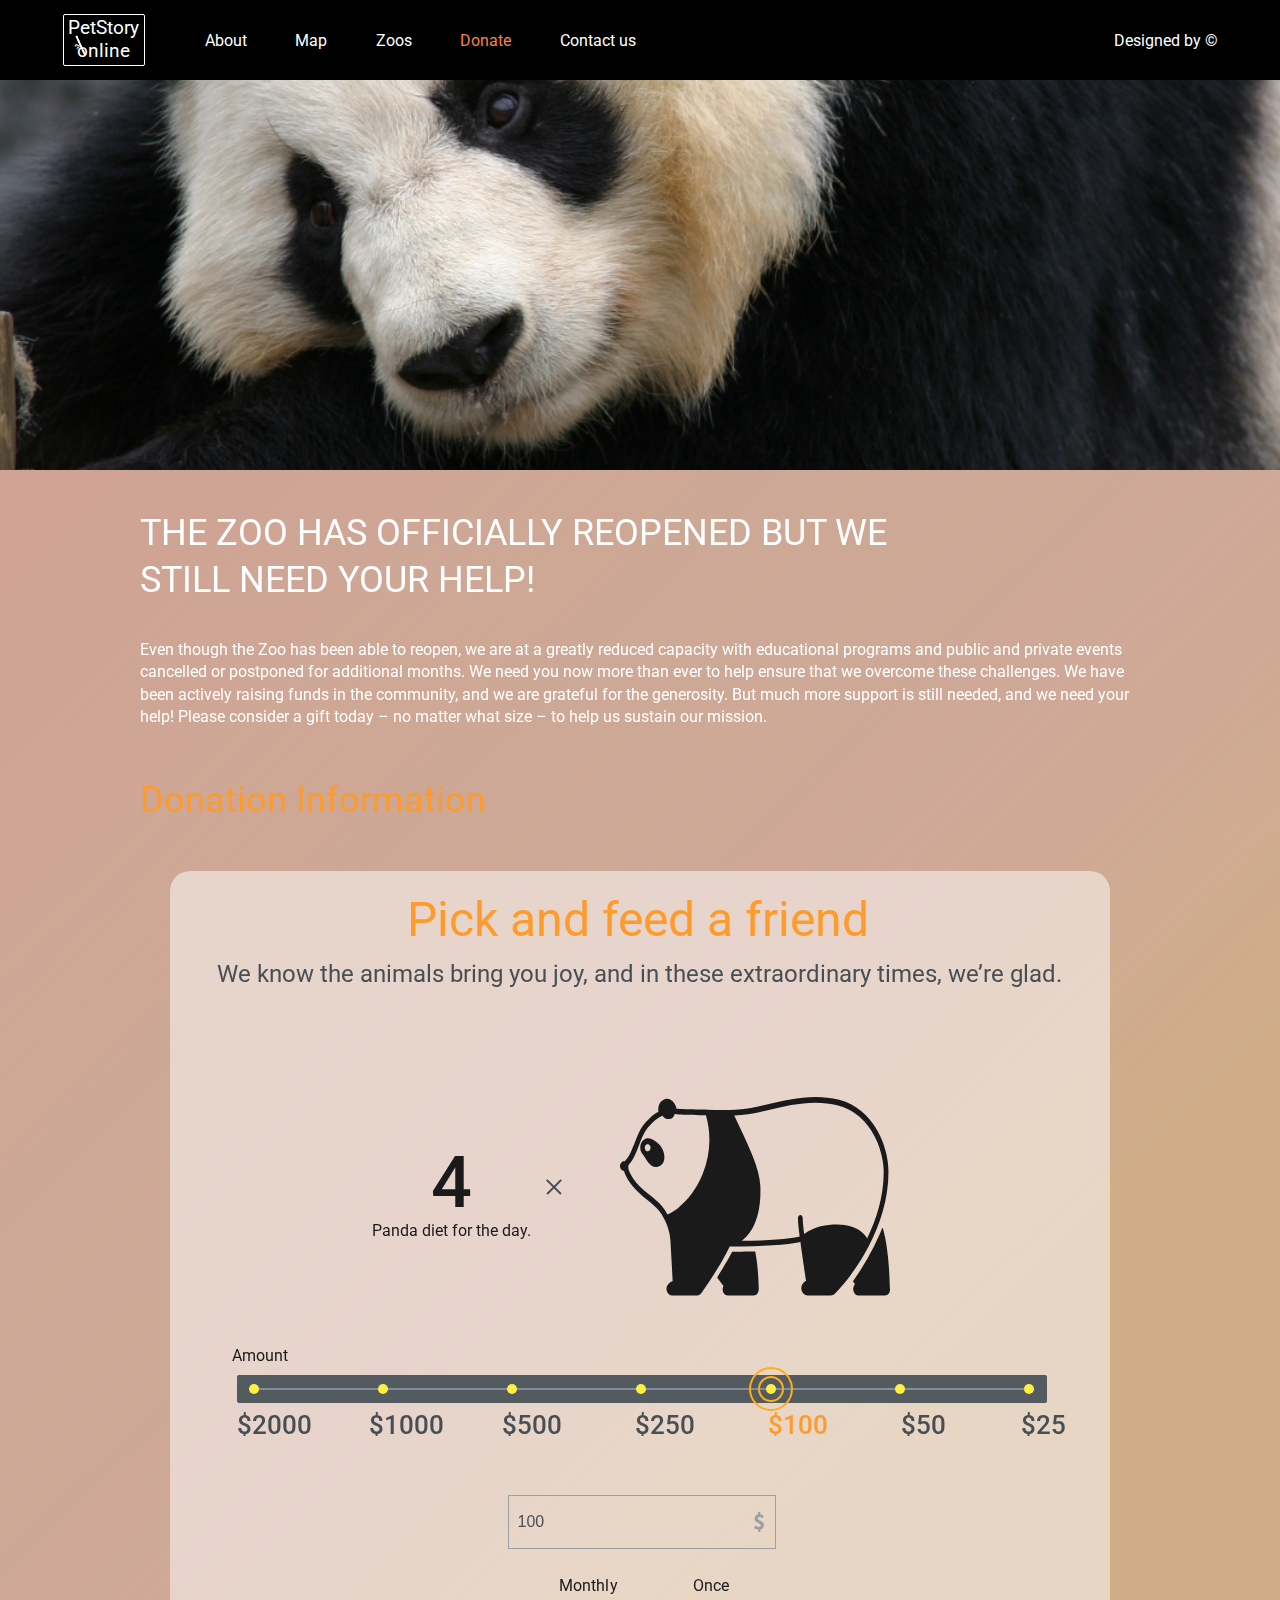
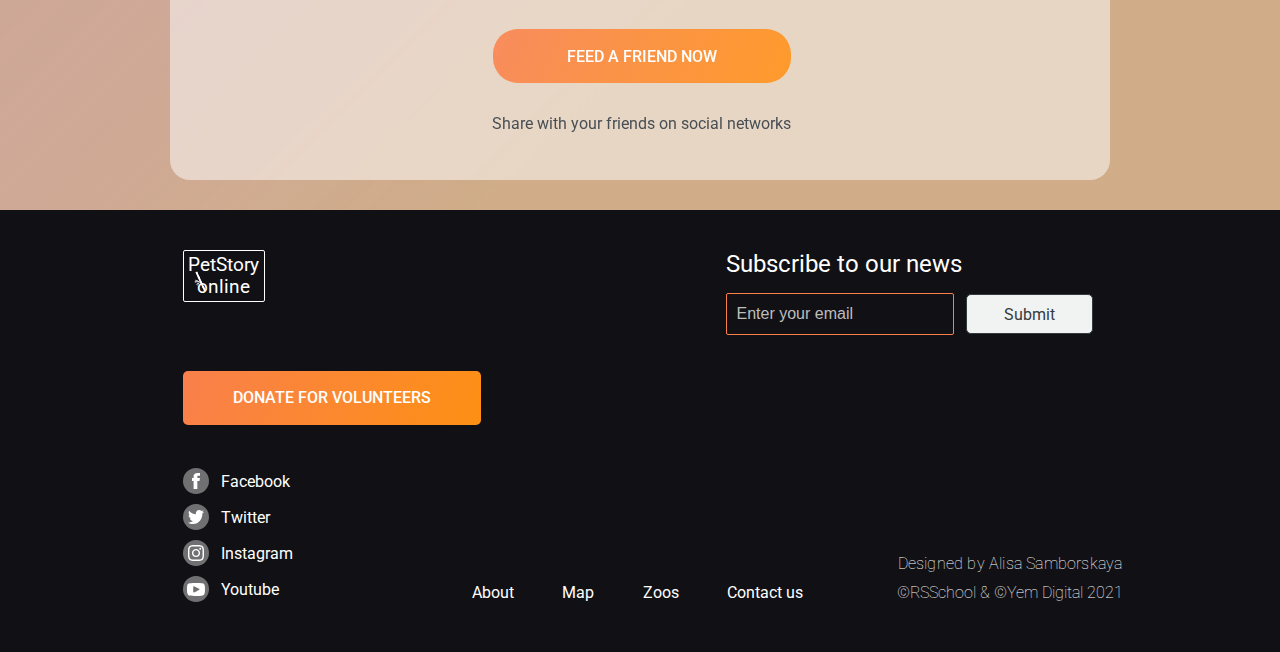
<file: pages/donate/index.html>
<!DOCTYPE html>
<html lang="en">
<head>
    <meta charset="UTF-8">
    <meta http-equiv="X-UA-Compatible" content="IE=edge">
    <meta name="viewport" content="width=device-width, initial-scale=1.0">
    <link href="https://fonts.googleapis.com/css2?family=Roboto:wght@400;700&display=swap" rel="stylesheet">
    
    <link href="https://fonts.googleapis.com/css2?family=Roboto:wght@100;500&display=swap" rel="stylesheet">  
    <link rel="stylesheet" href="./../common/common.css">
    <link rel="stylesheet" href="./../main/style.css">
    <link rel="stylesheet" href="style.css">
    <title>Donate</title>
</head>
<body>
    <div class="backgr"></div>
    <div class="container">
        <section id="start-screen-section-donate" class="donate">
            <div class="section-container start-screen">
                <header>
                    <div class="header-block">
                        <div class="header-block-nav">
                            <a href="./../main/index.html">
                                <div class="logo">
                                        <h1>PetStory online</h1>
                                        <img class="logo-img" src="../assets/icons/bamboo_mono.svg" alt="logo_bamboo">
                                </div>
                            </a>
                            <div class="burger">
                                <div class="burger-line"></div>
                            </div>
                            <nav>
                                <ul class="nav-menu">
                                    <li><a href="./../main/index.html">About</a></li>
                                    <li><a href="">Map</a></li>
                                    <li><a href="">Zoos</a></li>
                                    <li class="active"><a href="#">Donate</a></li>
                                    <li><a href="">Contact us</a></li>
                                </ul>
                            </nav>
                        </div>
                        <div class="author"><a href="https://www.figma.com/file/jfEFwkXVj1WRq7sUHDr8os/PetStory-online">Designed by &copy;</a></div>
                    </div>
                </header>
                <div class="start-screen-block-donate">
                    </div>
                </div>
            </div>
        </section>

        <section id="donate">
            <div class="section-container">
                <div class="donate-section">
                    <h2>THE ZOO HAS OFFICIALLY REOPENED BUT WE STILL NEED YOUR HELP!</h2>
                    <p>Even though the Zoo has been able to reopen, we are at a greatly reduced capacity with educational programs and public and private events cancelled or postponed for additional months. We need you now more than ever to help ensure that we overcome these challenges. We have been actively raising funds in the community, and we are grateful for the generosity.  But much more support is still needed, and we need your help! Please consider a gift today – no matter what size – to help us sustain our mission.</p>
                    <h3>Donation Information</h3>
                    <div class="donate-block">
                        <h2>Pick and feed a friend</h2>
                        <p >We know the animals bring you joy, and in these extraordinary times, we’re glad.</p>
                        <div class="animal-diet">
                            <div class="animal-diet-number">
                                <span class="number-diet">4</span>
                                <span class="animal-diet-content">Panda diet for the day.</span>
                            </div>
                            <div class="cross"></div>
                            <img src="./../assets/icons/panda_widget1.svg" alt="" class="animal">
                        </div>
                        <div class="donate-bar-block">
                            <span>Amount</span>
                            <div class="donate-bar-input">
                                <div class="donate-line">
                                    <button class="donate-point"></button>
                                    <button class="donate-point"></button>
                                    <button class="donate-point"></button>
                                    <button class="donate-point"></button>
                                    <button class="donate-point"></button>
                                    <button class="donate-point active"></button>
                                    <button class="donate-point"></button>
                                    <button class="donate-point"></button>
                                </div>
                                <div class="donate-prices">
                                    <div class="price">$5000</div>
                                    <div class="price">$2000</div>
                                    <div class="price">$1000</div>
                                    <div class="price">$500</div>
                                    <div class="price">$250</div>
                                    <div class="price active">$100</div>
                                    <div class="price">$50</div>
                                    <div class="price">$25</div>
                                </div>
                            </div>
                        </div>
                        <form class='money' action="">
                            <input type="number" name="money" value="100" id="money" pla    ceholder="Another amount" onkeypress="if(this.value.length && this.value.length>=4) return false;">
                            <label for="money" class="dollar"><img src="./../assets/icons/dollar.svg" alt="dollar"></label>
                            <div class="period">
                                <div class="period-type">
                                    <input type="radio" name="period" id="monthly">
                                    <label for="monthly">Monthly</label>
                                </div>
                                <div class="period-type">
                                    <input type="radio" name="period" id="once" checked>
                                    <label for="once">Once</label>
                                </div>
                            </div>
                        </form>
                        <button class="feed">FEED A FRIEND NOW</button>
                        <p class="share">Share with your friends on social networks</p>
                    </div>
                </div>
            </div>
        </section>

        <section id="footer">
            <div class="section-container">
                <footer>
                    <div class="left-block">
                        <a href="#">
                            <div class="logo">
                                <h2>PetStory online</h2>
                                <img src="./../assets/icons/bamboo_mono.svg" alt="bamboo" class="logo-img">
                            </div>
                        </a>
                        <form action="./../donate/index.html"><button class="footer-donate-button">DONATE FOR VOLUNTEERS</button></form>
                        <ul class="messengers">
                            <li class="messenger">
                                <div class="messenger-img">
                                    <img src="./../assets/icons/facebook.svg" alt="">
                                </div>
                                <span class="messenger-name"><a href="">Facebook</a></span>
                            </li>
                            <li class="messenger">
                                <div class="messenger-img">
                                    <img src="./../assets/icons/twitter.svg" alt="">
                                </div>
                                <span class="messenger-name"><a href="">Twitter</a></span>
                            </li>
                            <li class="messenger">
                                <div class="messenger-img">
                                    <img src="./../assets/icons/inst.svg" alt="">
                                </div>
                                <span class="messenger-name"><a href="">Instagram</a></span>
                            </li>
                            <li class="messenger">
                                <div class="messenger-img">
                                    <img src="./../assets/icons/youtube.svg" alt="">
                                </div>
                                <span class="messenger-name"><a href="">Youtube</a></span>
                            </li>
                        </ul>
                    </div>
                    <div class="second-block">
                        <nav>
                            <ul class="nav-menu footer">
                                <li><a href="./../main/index.html">About</a></li>
                                <li><a href="">Map</a></li>
                                <li><a href="">Zoos</a></li>
                                <li><a href="">Contact us</a></li>
                            </ul>
                        </nav>
                    </div>
                    <div class="third-block">
                        <div class="subscribe-block">
                            <h3>Subscribe to our news</h3>
                            <form action="">
                                <input type="email" id="subscribe-input" placeholder="Enter your email">
                                <button class="submit-button">Submit</button>
                            </form>
                        </div>
                        <div class="designer-block">
                            <p class="designer">Designed by Alisa Samborskaya</p>
                            <p class="school">©RSSchool & ©Yem Digital 2021</p>
                        </div>
                    </div>
                </footer>
            </div>
        </section>
    </div>
    <script src="app.js"></script>
</body>
</html>
</file>
<file: pages/common/common.css>
*{
    margin: 0;
    padding: 0;
}

body.no-scroll{
    overflow: hidden;
}

html{
    scroll-behavior: smooth;
}


p, li, span, div, a, button, h1, h2, h3, h4, h5, h6{
    font-family: 'Roboto', sans-serif;
}

a{
    text-decoration: none;
    color: black;
}

ul{
    list-style-type: none;
}

.container{
    width: 100%;
    position: relative;
}

.section-container{
    max-width: 1600px;
    margin: auto;
}

@media screen and (max-width: 1599px) {
    .section-container{
        max-width: 1000px;
        padding: 0 30px;
    }
}

@media screen and (max-width: 999px) {
    .section-container{
        max-width: 640px;
        padding: 0 20px;
    }
}

@media screen and (max-width: 639px) {
    .section-container{
        max-width: 640px;
        padding: 0 10px;
    }
}
</file>
<file: pages/main/style.css>
#start-screen-section{
    width: 100%;
    background: url('../../pages/assets/img/GiantPanda.jpg');
    min-height: 780px;
    background-repeat: no-repeat;
    background-size: 100%;
}

.grarr{
    display: none;
}

header{
    position: absolute;
    margin: auto;
    display: flex;
    text-align: center;
    left: 0;right: 0;top: 0;
    justify-content: space-between;
    height: 80px;
    width: 100%;
    background-color: #000;
    align-items: center;
    z-index: 1;
}

.burger{
    display: none;
    width: 18px;
    height: 10px;
    position: relative;
}

.burger-line{
    display: block;
    width: 19px;
    height: 2px;
    background-color: #fff;
    position: relative;
    border-radius: 2px;
    transition: 0.1s;
}

.burger-line::before{
    content: "";
    border-radius: 2px;
    position: absolute;
    display: block;
    width: 19px;
    height: 2px;
    top: 4px;
    background-color: #fff;
    transition: 0.1s;
}

.burger-line::after{
    content: "";
    border-radius: 2px;
    position: absolute;
    display: block;
    width: 19px;
    height: 2px;
    top:8px;
    background-color: #fff;
    transition: 0.1s;
}

.header-block{
    display: flex;
    margin: auto;
    justify-content: space-between;
    align-items: center;
    width: 100%;
    max-width: 1155px;
    height: 52px;
}

.header-block-nav{
    display: flex; 
    max-width: 614px;
    width: 100%;
    align-items: center;
    justify-content: space-between;
}

.logo{
    width:80px;
    height: 50px;
    border: 1px solid white;
    border-radius: 2px;
    position: relative;
    display: flex;
    align-items: center;
    cursor: pointer;
    cursor: pointer;
}

.logo h2{
    color: white;
    line-height: 22.8px;
    text-align: center;
    font-size: 19px;
    font-weight: normal;
}

.logo:hover{
    border: 1px solid #F9804B;
}


h1{
    color: white;
    line-height: 22.8px;
    text-align: center;
    font-size: 19px;
    font-weight: normal;
    transition: 0.1s;
}

.logo-img{
    display: block;
    position: absolute;
    top: 20px;
    left: 10px;
}

nav{
    max-width: 472px;
    width: 100%;
}

nav ul{
    display: flex;
    justify-content: space-between;
    width: 100%;
}

nav ul li{
    width: fit-content;
}

nav ul li a{
    color: white;
    font-size: 16px;
    transition: 0.1s;
}

nav ul li a:hover{
    color:#F9804B;
}

nav ul li.active a{
    color:#F9804B;
    cursor: default;
}

.author{
    width: fit-content;
}

.author a{
    color: white;
    transition: 0.1s;
}

.author a:hover{
    color: #F9804B;
}

.start-screen-block{
    max-width: 1160px;
    margin: auto;
    display: flex;
    justify-content: flex-end;

}

.start-screen-content{
    max-width: 573px;
    width: 100%;
    position: relative;
    text-align: right;
    margin-top: 90px;
}

.background-circle{
    width: 465px;
    height: 465px;
    border-radius: 50%;
    background: linear-gradient(113.96deg, #F9804B 1.49%, #FE9013 101.44%);
}

.tagline{
    display: block;
    position: absolute;
    font-size: 106.5px;
    font-weight: bold;
    color: white;
    top: 74px; bottom: 0; left: 74px; right: 0;
    height: fit-content;
    text-align: center;
    width: 500px;
    line-height: 80px;
}

.yel{
    color: #FFEE2E;
}

.start-screen-button{
    cursor: pointer;
    width: 300px;
    border-radius: 25px;
    background: linear-gradient(113.96deg, #F9804B 1.49%, #FE9013 101.44%);
    height: 54px;
    border: 0;
    margin-top: 69px;
    margin-right: 100px;
    transition: 0.2s;
}

.start-screen-button:hover{
    border-radius: 20px;
    transition: 0.2s;
    background:  linear-gradient(113.96deg, #E47209 1.49%, #E47209 101.44%);
}



.start-screen-button:hover span{
    font-size: 130%;
    transition: 0.2s;
}

.start-screen-button:active{
    background:  linear-gradient(113.96deg, #4B9200 1.49%, #4B9200 101.44%);
}

.start-screen-button span{
    color: white;
    font-size: 16px;
}

#about{
    position: relative; 
    overflow: hidden;
}

.about-content{
    display: flex;
    justify-content: space-between;
    max-width: 1161px;
    margin: 140px auto;
}

.about-text{
    display: flex;
    flex-direction: column;
    justify-content: space-between;
    align-items: flex-start;
    max-width: 465px;
}

.about-text h2{
    font-size: 48px;
    font-weight: 400;
    line-height: 58px;
}

.about-text h3{
    font-size: 24px;
    font-weight: 400;
    line-height: 29px;
    margin-top: 40px;
    margin-bottom: 20px;
}

.about-text span{
    font-size: 16px;
    line-height: 21px;
    font-weight: 400;
}

.about-text p{
    font-size: 16px;
    line-height: 22.5px;
    font-weight: 400;
}

.flower-decoration{
    display: block;
    position: absolute;
    top: 12px; bottom: 0; right: -97px;
}

#animals{
    position: relative;
    overflow: hidden;
}

#animal-pagination{
    max-width: 1322px;
    width: 100%;
    margin: 38px auto 0;
    display: flex;
    align-items: center;
}

.animal-items{
    margin: auto;
    max-width: fit-content;
    width: 100%;
    height: max-content;
    display: grid;
    grid-template-columns: repeat(3,1fr);
    gap: 22px 26px;
    overflow: hidden;
}

.animal-item{
    max-width: 366px;
    width: 100%;
    border: 1px solid #FA6F32;
    border-radius: 5px;
    height: fit-content;
    position: relative;
    margin-bottom: -2px;
    padding-bottom: -2px;
    z-index: 0;
    cursor: pointer;
    height: 426px;
    overflow: hidden;
    transition: 0.6s;
}

.animal-item.left{
    transition: 0.6s;
    transform: translate(-1158px, 0);
}

.animal-item.right{
    transition: 0.6s;
    transform: translate(1158px, 0);
}

.animal-item:hover .animal-item-description{
    transform: translate(0, -100%);
    background-color: rgba(255, 255, 255, 0.8);
    width: calc(100% - 10px);
    margin: 0;
    padding: 0 10px;
    
}

.animal-item:hover{
    background-color: rgba(0, 0, 0, 0.4);
}

.animal-item:hover{
    background-color: #f1f3f2;
    background-color: #f1f3f2;
}

.an-img{
    max-height: none;
    max-width: none;
}

.animal-item-img{
    transition: 0.1s;
    overflow: hidden;
    position: relative;
    border-radius: 5px;
    z-index: 0;
    width: 100%;
}

.animal-item:hover .animal-item-img{
    transition: 0.2s;
    transform: scale(calc(386/366));
}

.animal-item-description{
    margin-left: 10px;
    width: calc(100% - 20px);
    height: 50px;
    display: flex;
    justify-content: space-between;
    align-items: center;
    position: absolute;
    z-index: 1;
    bottom: 0;
    transition: 0.2s;
}

.animal-item-name{
    font-size: 16px;
    text-transform: uppercase;
}

.animal-description-food{
    position: relative;
    z-index: 10;
    width: 48px;
}

.animal-item-food.fish{
    position: absolute;
    top: 8px;
    left: 8px;
}

.animal-item-food.banana{
    position: absolute;
    right: 20px;
    top: 3px;
}

.animal-item-zoo{
    font-size: 15px;
    line-height: 18px;
    font-weight: 300;
}

.animal-button{
    width: 62px;
    height: 62px;
    border-radius: 50%;
    border: 0;
    background: linear-gradient(113.96deg, #F9804B 1.49%, #FE9013 101.44%);
    color: white;
    font-size: 20px;
    display: flex;
    align-items: center;
    justify-content: center;
    cursor: pointer;
    transition: 0.1s;
}

.animal-button:hover{
    font-size: 180%;
    background:  linear-gradient(113.96deg, #E47209 1.49%, #E47209 101.44%);
}

.animal-button:active{
    background:  linear-gradient(113.96deg, #4B9200 1.49%, #4B9200 101.44%);
}


.animal-section-button{
    display: block;
    margin: 83px auto 100px;
    width: 298px;
    height: 54px;
    border: 0;
    border-radius: 25px;
    background-color:#FE9013;
    color: white;
    font-size: 16px;
    text-align: center;
    cursor: pointer;
}

.animal-section-button:hover{
    border-radius: 20px;
    transition: 0.2s;
    font-size: 110%;
    background:  linear-gradient(113.96deg, #E47209 1.49%, #E47209 101.44%);
}

.animal-section-button:active{
    background:  linear-gradient(113.96deg, #4B9200 1.49%, #4B9200 101.44%);
}


.aloe{
    position: absolute;
    left: -570px; bottom: 0;
}

.flower-animals{
    position: absolute;
    right: 0; bottom: 0;
}

#donate{
    background: linear-gradient(0deg, rgba(0, 0, 0, 0.2), rgba(0, 0, 0, 0.2)), linear-gradient(315.75deg, rgba(254, 210, 144, 0.7) 30.06%, #FEBDAB 100.95%, rgba(254, 210, 144, 0.7) 106.36%), linear-gradient(315.75deg, rgba(254, 189, 171, 0.74) 30.06%, rgba(243, 169, 248, 0.66) 50.74%, #E0D8F0 80.49%, #EAF7FE 127.9%, #EAF7FE 149.54%), linear-gradient(315.75deg, rgba(254, 189, 171, 0.74) 30.06%, rgba(243, 169, 248, 0.66) 50.74%, #E0D8F0 80.49%, #EAF7FE 127.9%, #EAF7FE 149.54%);
    opacity: 0.9;
    padding: 69px 0 100px 0;
}


.donate-block{
    max-width: 1160px;
    margin: auto;
    background: rgba(253, 253, 255, 0.52);
    backdrop-filter: blur(2px); 
    border-radius: 20px;
}

.donate-content{
    display: flex;
    flex-direction: column;
    max-width: 1040px;
    margin: 0 auto;
    padding-left: 5px;
}

.donate-content h2{
    color: #FE9013;
    font-size: 48px;
    line-height: 58px;
    margin-top: 40px;
    text-align: center;
}

.motivation{
    color: #333B41;
    font-size: 24px;
    line-height: 29px;
    text-align: left;
    margin-top: 30px;
    margin-left: 30px;
}

.reason{
    color: #333B41;
    font-size: 16px;
    line-height: 21px;
    font-weight: 600;
    text-align: left;
    margin-top: 40px;
    margin-left: 30px;
    max-width: fit-content;
}

.add{
    color: #333B41;
    font-size: 16px;
    line-height: 21px;
    font-weight: 400;
    text-align: left;
    margin-top: 10px;
    margin-left: 30px;
    max-width: 863px;
}

.emergency{
    position: relative;
}

.emergency:hover{
    color: #E47209;
}

.emergency:before{
    content:'';
    width: 185px;
    background-color: #E47209;
    height: 1px;
    position: absolute;
    margin-top: 22px;
}

.donate-description{
    max-width: 764px;
    margin: 60px auto 0;
}

.donate-description h3{
    color: #333B41;
    font-size: 36px;
    text-align: center;
}

.donate-items{
    display: flex;
    width: 764px;
    margin-top: 40px;
    justify-content: space-between;
}

.donate-item{
    max-width: 168px;
    height: fit-content;
    display: flex;
    flex-direction: column;
    height: 244px;
}

.img-block{
    width: 168px;
    height: 168px;
    background-color: #fff;
    display: flex;
    align-items: center;
    justify-content: center;
    border-radius: 5px;
    border: 1px solid #F9804B;
}

.donate-item p{
    margin-top: 30px;
}

.img-blockc{
    margin-top: 62px;
}

.feed-button{
    margin: 60px auto 60px;
    width: 298px;
    height: 54px;
    display: block;
    cursor: pointer;
    font-size: 16px;
    font-weight: 500;
    color: white;
    border-radius: 25px;
    background: linear-gradient(113.96deg, #F9804B 1.49%, #FE9013 101.44%);
    border: 0;
    transition: 0.2s;
}

.feed-button:hover{
    font-size: 110%;
    border-radius: 20px;
    background:  linear-gradient(113.96deg, #E47209 1.49%, #E47209 101.44%);
}

.feed-button:active{
    background:  linear-gradient(113.96deg, #4B9200 1.49%, #4B9200 101.44%);
}

.testimonials-block{
    max-width: 1164px;
    margin: 143px auto 100px;
}

.testimonials-block h2{
    text-align: center;
    font-size: 36px;
    line-height: 47px;
    color: #333B41;
    font-weight: 400;
}

.testimonial-items{
    display: flex;
    justify-content: space-between;
    margin-top: 47px;
    max-width: 100%;
    overflow: hidden;
}

.testimonial-item{
    min-width: 268px;
    height: 391px;
    background: linear-gradient(115deg, rgba(226,226,226,1) 0%, rgba(234,247,254,1) 11%, rgba(224,216,240,1) 31%, rgba(243,169,248,0.66) 60%, rgba(254,189,171,0.74) 78%);
    display: flex;
    justify-content: center;
    align-items: center;
    border-radius: 20px;
    margin: 0 15px;
}

.testimonial-item:first-child{
    margin-left: 0;
}

.testimonial-content{
    background-color: #F1F3F2;
    width: 234px;
    height: 352px;
    border-radius: 18px;
    overflow: hidden;
    padding: 15px 15px 20px;
}

.user-story{
    display: flex;
}

.user-story-data{
    margin-left: 10px;
}

.user-story img{
    max-width: 100%;
    max-height: 37px;
    border-radius: 50%;
    position: relative;
}


.place{
    font-size: 15px;
    color: #BDBDBD; 
}

.date{
    font-size: 15px;
    color: #BDBDBD;
    margin-left: 5px;
}

.comment{
    max-height: 309px;
    color:#767474;
    font-weight: 300;
    font-size: 15px;
    line-height: 18px;
    overflow: hidden;
    margin-top: 10px;
}

.scroll-block{
    width: 599px;
    height: 8px;
    border-radius: 5px;
    margin: 21px auto;
    background: rgb(226,226,226);
    background: linear-gradient(175deg, rgba(226,226,226,1) 0%, rgba(234,247,254,1) 5%, rgba(224,216,240,1) 15%, rgba(243,169,248,0.66) 27%, rgba(254,189,171,0.85) 100%);
    display: flex;
    align-items: center;
    justify-content: center;
}

.feedback{
    background: linear-gradient(113.96deg, #F9804B 1.49%, #FE9013 101.44%);
    border-radius: 5px;
    width: 298px;
    height: 54px;
    border: 0;
    color: white;
    font-size: 16px;
    font-weight: 500;
    text-align: center;
    margin-top: 11px;
    margin-bottom: 80px;
    cursor: pointer;
    transition: 0.15s;
}

.feedback:hover{
    transform: translate(3px,-2px);
    box-shadow: 2px 2px 10px 2px #F9804B;
    background:  linear-gradient(113.96deg, #E47209 1.49%, #E47209 101.44%);
}

.feedback:active{
    background:  linear-gradient(113.96deg, #4B9200 1.49%, #4B9200 101.44%);
    box-shadow: 2px 2px 10px 2px  #4B9200;
}

#testimonials{
    position: relative;
    overflow: hidden;
}

.leav{
    position: absolute;
    display: block;
    right: -162px; bottom: -133px;
}

#footer{
    padding: 40px 0 50px;
    background-color: #111115;
}

footer{
    max-width: 1160px;
    width: 100%;
    margin: 0 auto;
    height: 352px;
    display: flex;
}

.left-block{
    display: flex;
    flex-direction: column;
    justify-content: space-between;
}

.messenger-img{
    background-color: #C4C4C488;
    width: 26px;
    height: 26px;
    border-radius: 50%;
    display: flex;
    justify-content: center;
    align-items: center;
    cursor: pointer;
}

.messenger-name{
    margin-left: 12px;
    display: flex;
    align-items: center;
}

.messenger-name a{
    color: white;
}

.messenger-name a:hover{
    color: orange;
}

.messenger-img:hover{
    background: linear-gradient(113.96deg, #F9804B 1.49%, #FE9013 101.44%);;
}

.messenger{
    display: flex;
}

.messengers{
    display: flex;
    flex-direction: column;
    justify-content: space-between;
    height: 134px;
}

.footer-donate-button{
    width: 298px;
    height: 54px;
    border: 0;
    border-radius: 5px;
    color: white;
    font-size: 16px;
    font-weight: 500;
    background: linear-gradient(113.96deg, #F9804B 1.49%, #FE9013 101.44%);
    margin-top: 25px;
    cursor: pointer;
    transition: 0.1s;
}

.footer-donate-button:hover{
    transform: translate(3px,-2px);
    box-shadow: 2px 2px 10px 2px #F9804B;
    background:  linear-gradient(113.96deg, #E47209 1.49%, #E47209 101.44%);
}

.footer-donate-button:active{
    background:  linear-gradient(113.96deg, #4B9200 1.49%, #4B9200 101.44%);
    box-shadow: 2px 2px 10px 2px  #4B9200;
}

.second-block{
    width: 495px;
    display: flex;
    flex-direction: column-reverse;
    align-items: flex-end;
    margin-left: 78px;
}

.nav-menu.footer{
    width: 362px;
    margin-left: 21px;
}

.third-block{
    display: flex;
    flex-direction: column;
    justify-content: space-between;
}

.subscribe-block{
    display: flex;
    flex-direction: column;
    width: 367px;
}

.subscribe-block h3{
    color: white;
    font-weight: 400;
    font-size: 24px;
}

.subscribe-block form{
    display: flex;
    justify-content: space-between;
    align-items: center;
    margin-top: 15px;
}

.submit-button{
    width: 127px;
    border: 1px solid #333B41;
    background-color: #F1F3F2;
    border-radius: 5px;
    height: 40px;
    color: #333B41;
    cursor: pointer;
    font-size: 16px;
}

.submit-button:hover{
    background-color: #dddddd;
}

.submit-button:active{
    border: 1px solid #4B9200;
    color: #4B9200;
}

.subscribe-block input{
    width: 206px;
    height: 20px;
    background-color: #111115;
    border: 1px solid #F9804B;
    border-radius: 2px;
    padding: 10px;
    color:#F1F3F2;
    font-size: 16px;
}

.subscribe-block input:focus{
    outline: 1px solid red;
    border: 0;
    color: #4B9200;
}

.subscribe-block input::placeholder{
    font-size: 16px;
    font-weight: 400;
    color: #bdbdbd;
    margin-left: 10px;
}

.designer-block{
    display: flex;
    flex-direction: column;
    align-items: flex-end;
    text-align: right;
}

.designer-block p{
    color: #fff;
    font-weight: 100;
}

.school{
    font-weight: 100;
    margin-top: 10px;
    width: fit-content;
    text-align-last: left;
    
}

.designer{
    font-weight: 100;
    letter-spacing: 0.2px;
    text-align-last: left;
    width: fit-content;
}

.tooltip{
    display: none;
    color: red;
    font-size: 13px;
    margin-top: 5px;
}

input:invalid:not(:placeholder-shown){
    border: 1px solid red;
    outline: 0;
    color:red;
}

input:invalid:not(:placeholder-shown) + .submit-button{
    display: block;
    color: red;
    border: 1px solid red;
}

input:valid:not(:placeholder-shown) {
    border: 1px solid green;
    outline: 0; 
}

input:valid:not(:placeholder-shown) + .submit-button{
    border: 1px solid green;
    outline: 0; 
    color: green;
}

@media screen and (min-width: 1600px) {
    #scroll{
        display: block;
        margin:20px auto 50px;
        width: 600px;
        border: 0;
    }
    
    input[type=range]{
        width: 200px;
        border-radius: 5px;
        background-color: #F5F7F6;
        border: 1px solid orange;
        outline: 1px solid orange;
        -webkit-appearance: none;
        -moz-appearance: none;
        appearance: none;
    }
    
    input[type=range]::-webkit-slider-runnable-track {
        border-radius: 10px/100%;
        height: 7px;
        border: 1px solid orange;
        background-color: #fff;
      }
    
      input[type=range]::-webkit-slider-thumb {
        background: #ecf0f1;
        border: 1px solid orange;
        border-radius: 10px/100%;
        cursor: pointer;
        width: 115px;
        height: 5px;
        background-color: orange;
        -webkit-appearance: none;
        margin-top: 0px;
      }
}

@media screen and (min-width: 1000px) and (max-width: 1599px) {
    #scroll{
        display: block;
        margin:20px auto 50px;
        width: 390px;
        border: 0;
    }
    
    input[type=range]{
        width: 200px;
        border-radius: 5px;
        background-color: #F5F7F6;
        border: 1px solid orange;
        outline: 1px solid orange;
        -webkit-appearance: none;
        -moz-appearance: none;
        appearance: none;
    }
    
    input[type=range]::-webkit-slider-runnable-track {
        border-radius: 10px/100%;
        height: 7px;
        border: 1px solid orange;
        background-color: #fff;
      }
    
      input[type=range]::-webkit-slider-thumb {
        background: #ecf0f1;
        border: 1px solid orange;
        border-radius: 10px/100%;
        cursor: pointer;
        width: 75px;
        height: 5px;
        background-color: orange;
        -webkit-appearance: none;
        margin-top: 0px;
      }
}

@media screen and (max-width: 1599px) {
    .animal-item.left{
        transition: 0.6s;
        transform: translate(-945px, 0);
    }
    
    .animal-item.right{
        transition: 0.6s;
        transform: translate(945px, 0);
    }
    

    .flower-decoration{
        display: none;
    }
    
    .about-content img{
        max-width: 455px;
        height: 410px;
    }

    .about-content{
        margin-top: 108px;
    }

    #start-screen-section{
       max-width: 100%;
       min-height: 584px;
       background-size: cover;
       max-height: fit-content;
       background-position: center;
    }

    .header-block{
        width: 100%;
        padding: 0 30px;
    }

    .nav-menu{
        max-width: 431px;
    }

    .background-circle{
        width: 367px;
        height: 367px;
        margin-left: -57px;
    }

    .tagline{
        position: absolute;
        z-index: 0;
        top: 54px;
        left: -47px;

    }

    .tagline,
    .yel{
        font-size: 85px;
        line-height: 64px;
        
    }
    
    .start-screen-content{
        height: fit-content;
        margin-top: 69px;
        margin-left: 50px;
        margin-right: 0;
        max-width: 458px;
        
    }

    .start-screen-block{
        max-width: 940px;
    }

    .start-screen-button{
        margin-top: 47px;
        margin-right: 106px;
    }

    .about-text{
        margin-left: 30px;
        height: 427px;
        margin-top: -10px;
    }

    .about-text p{
        max-width: 454px;
    }

    .animal-items{
        max-width: 940px;
        gap: 92px 26px;
    }

    .animal-item{
        width: 294px;
        max-height: 354px;
    }

    .animal-item-img{
        width: 100%;
        max-width: none;
    }

    #animal-pagination{
        position: relative;
        margin-top: 4px;
    }

    .animal-button{
        position: absolute;
        width: 62px;
        height: 62px;
        z-index: 0;
        left: 0;right: 0;top: 0;bottom: 0;
        margin: auto;
    }

    .animal-button.right{
        left: 230px;right: 0;top: 0;bottom: 0;
        margin: auto;
    }

    .animal-button.left{
        left: -230px
    }

    .aloe{
        max-width: 386px;
        left: -18.5%;
    }

    .flower-animals{
        max-width: 241px;
    }

    #animals{
        padding-bottom: 40px;
    }

    #donate{
        padding: 30px 0 40px;
    }

    .donate-block{
        max-width: 100%;
    }

    .donate-content{
        padding: 0 20px;
    }
    
    .donate-content h2{
        font-weight: 400;
        font-size: 48px;
        line-height: 58px;
        margin-top: 25px;
    }

    .motivation{
        font-weight: 400;
        font-size: 24px;
        margin-top: 26px;
    }

    .reason{
        margin-top: 20px;
        font-weight: 500;
        font-size: 16px;
        max-width: 813px;
    }

    .add{
        font-weight: 400;
        font-size: 16px;
        max-width: 823px;
    }

    .donate-description{
        margin-top: 40px;
    }

    .feed-button{
        margin-top: 70px;
    }

    .testimonial-item{
        max-width: 293px;
    }

    .testimonial-content{
        max-width: 259px;
    }

    .testimonials-block{
       margin-top: 100px;
       margin-bottom: 58px;
    }

    .testimonial-items{
        margin-top: 30px;
        max-width: 880px;
        margin:30px auto;
    }

    .feedback{
        margin-top: 30px;
    }
    
    .leav{
        max-width: 240px;
        right: -120px;bottom: -75px;
    }

    #footer .section-container{
        padding-left: 43px;
        padding-right: 18px;
    }

    footer{
        width: 940px;
        position: relative;
        display: flex;
        justify-content: space-between;
    }

    .second-block{
        width: fit-content;
        height: fit-content;
        position: absolute;
        bottom: 0;
        right: 0;
        left: 190px;
        max-width: 332px;
    }

    .nav-menu.footer{
        max-width: 100%;
    }

    .subscribe-block{
        margin-right: 30px;
    }
} 

@media screen and (max-width: 999px) {
    #scroll{
        display: none;
    }

    .testimonial-item{
        display: flex;
    }

    .testimonial-items{
        max-height: 357px;
    }

    .testimonial-item{
        margin: 6px 0;
    }
    
    .header-block nav{
        display: none;
    }

    .animal-item.left{
        transition: 0.6s;
        transform: translate(-650px, 0);
    }
    
    .animal-item.right{
        transition: 0.6s;
        transform: translate(650px, 0);
    }

    
    .animal-item:hover .animal-item-description{
        transform: translate(0, -39px);
        background-color: rgba(255, 255, 255, 0.8);
        width: calc(100% - 10px);
        margin: 0;
        padding: 0 10px;
    }

    .header-block.active{
        position: fixed;
        min-width: calc(100% - 30px);
        max-width: none;
        min-height: 310px;
        background-color: white;
        top: 0;right: 0;left: 0;
        z-index: 100;
        display: flex;
        padding: 10px;
        flex-direction: column;
        justify-content: space-between;
        align-items: flex-start;
    }

    .header-block.active .logo{
        border: 1px solid #E47209;
    }

    .header-block.active .header-block-nav{
        display: flex;
        flex-direction: column;
        justify-content: flex-start;
        align-items: flex-start;
    }

    .header-block.active .logo h1{
        color: #E47209;
    }

    .burger.active{
        position: fixed;
        right: 20px;
    }

    .burger.active .burger-line,
    .burger.active .burger-line::after{
        background-color: #E47209;
        z-index: 101;
    }

    .burger.active .burger-line{
        transform: rotate(-45deg);
        top: 5px;
    }

    .burger.active .burger-line::after{
        transform: rotate(90deg);
        top: 0;
    }

    .burger.active .burger-line::before{
        display: none;
    }

    .header-block.active nav{
        display: block;
    }

    .header-block.active nav ul{
        display: flex;
        flex-direction: column;
        justify-content: space-between;
        height: 170px;
        margin-top: 30px;
        left: 10px;
    }

    .header-block.active nav ul li a{
        color: #333B41; 
    }

    .header-block.active .author{
        display: block;
        margin-bottom: 40px;
    }

    .header-block.active .author a{
        color: #333B41;
    }

    .burger{
        display: block;
    }

    .author{
        display: none;
    }

    .header-block{
        display: flex;
        margin: auto;
        justify-content: space-between;
        align-items: center;
        width: 100%;
        max-width: 600px;
        height: 30px;
        padding: 0;
    }

    header{
        height: 32px;
    }

    h1{
        font-size: 12.29px;
        line-height: 14.75px;
    }

    .logo{
        border: 0;
        width: fit-content;
        max-width: 47px;
        height: fit-content;
    }

    .logo img{
        max-width: 8px;
        top: 12px;
        left: 4px;
    }

    .background-circle{
        width:237.6px;
        height: 237.6px;
        margin-right: 50px;
    }

    #start-screen-section{
        background-position: top;
        height: fit-content;
        background-size: cover;
        height: fit-content;
        max-height: fit-content;
        min-height: fit-content;
        padding-bottom: 38px;
    }

    .tagline,
    .yel{
        font-size: 54.29px;
        line-height: 41px;
        max-width: 254px;
        left: 350px;
        top: 40px;
    }

    .start-screen-content{
        margin-left: 0;
        max-width: 100%;
        display: flex;
        flex-direction: column;
        align-items: flex-end;
        margin-top: 44px;
    }

    .start-screen-button{
        margin-right: 100px;
        align-self: flex-start;
        margin-top: 0;
    }

    .about-content img{
        display: none;
    }

    .about-content{
        max-height: 367px;
        max-width: fit-content;
        margin-top:70px;
        display: block;
       
    }

    .about-text{
        max-height: 367px;
        max-width: 495px;
        margin-left: 0;
        display: flex;
        flex-direction: column;
        justify-content: flex-start;
        align-items: flex-start;
        margin-right: 95px;
    }

    .about-text h3{
        margin-top: 30px;
    }

    .about-text span{
        margin-top: 20px;
    }

    .about-text p{
        max-width: 495px;
    }

    #about{
        max-height: 476px;
        height: 476px;
        min-height: 476px;
    }

    .flower-decoration{
        display: block;
        max-width: 231px;
    }

    #animal-pagination{
        margin-top: 25px;
    }

    .animal-items{
        grid-template-columns: repeat(2,1fr);
    }

    .animal-item{
        max-width: 285px;
        max-height: 332px;
    }

    .animal-item:first-child,
    .animal-item:last-child{
        display: none;
    }

    .animal-button.left{
        left: -93px;
    }

    .animal-button.right{
        left: 93px;
    }

    .animal-section-button{
        margin-top: 65px;
    }

    .flower-animals{
        max-width: 175px;
    }

    .aloe{
        max-width: 385px;
        left: -248px;
        bottom: -3px;
    }

    #animals{
        padding-bottom: 0;
    }

    .oparr{
        display: none;
    }

    .grarr{
        display: inline;
        position: absolute;
    }

    .donate-description{
        max-width: 588px;
    }


    #donate .section-container{
        padding: 0;
    }

    .donate-content h2{
        font-size: 42px;
        margin: 5px;
    }

    #donate{
        padding: 20px 0;
    }

    .donate-block{
        padding: 0 20px;
    }

    .donate-content{
        padding: 0;
    }

    .motivation{
        font-weight: 400;
        font-size: 22px;
        margin: 10px 0 0;
    }

    .reason{
        margin-left: 0;
    }

    .add{
        margin-left: 0;
    }

    .donate-description{
        margin-top: 30px;   
        margin-right: 7px;
    }

    .donate-items{
        margin-top: 20px;
        max-width: 588px;
        margin-right: 10px;
    }

    .img-blockc{
        position: relative;
    }

    .img-blockc img{
        position: absolute;
        top: -80px;left: -55px;
    }

    .feed-button{
        margin-top: 40px;
    }

    .testimonials-block{
        margin-top: 60px;
    }

    .testimonial-items{
        flex-direction: column;
        height: 360px;
        justify-content: space-between;
    }

    .testimonial-item{
        min-width: 600px;
        max-width: 600px;
        max-height: 110px;
        min-height: 111px;
    }

    .testimonial-item:first-child{
        margin-top: 0;
    }

    .testimonial-content{
        min-width: 566px;
        max-width: 566px;
        max-height: 72px;
    }

    .comment{
        display: -webkit-box;
        -webkit-line-clamp: 2; 
        line-clamp: 2; 
        -webkit-box-orient: vertical;
    }

    .scroll-block{
        display: none;
    }

    .feedback{
        margin-top: 40px;
        margin: 40px auto;
        width: 240px;
    }

    .testimonials-block{
        display: flex;
        flex-direction: column;
        justify-content: center;
        align-items: center;
        margin-bottom: 38px;
    }

    .leav{
        max-width: 150px;
        right: -82px; bottom: -60px;
    }

    .subscribe-block{
        display: none;
    }

    .left-block .logo{
        min-width:80px;
        max-width: 80px;
        height: 50px;
        border: 1px solid #C4C4C488;
        border-radius: 2px;
        position: relative;
        display: flex;
        align-items: center;
        cursor: pointer;
        cursor: pointer;
    }

    .left-block{
        display: flex;
        flex-direction: row;
        justify-content: space-between;
        max-width: 600px;
        position: relative;
    }

    .messenger-name{
        display: none;
    }

    footer{
        display: flex;
        flex-direction: column;
        padding: 0;
    }

    #footer .section-container{
        padding: 0  20px;
    }

    #footer{
        padding: 13px 0;
    }

    .footer-donate-button{
        position: absolute;
        left: 0;
        top: 60px;
    }

    .messengers{
        height: 164px;
    }

    .second-block{
        left: 0;
        margin-left: 0;
    }

    .nav-menu.footer{
        max-width: 300px;
        margin-left: 0;
    }

    .third-block{
        display: flex;
        width: fit-content;
        justify-content: flex-end;
        justify-self: flex-end;
        align-items: flex-end;
    }

    footer{
        max-width: 600px;
        position: relative;
        max-height: 257px;
    }

    .designer-block{
        position: absolute;
        right: 0;
    }
    
}

@media screen and (max-width: 850px) {
    .burger{
        display: block;
        cursor: pointer;
        transition: 0.1s;
    }

    .burger:hover .burger-line,
    .burger:hover .burger-line::after,
    .burger:hover .burger-line::before{
        background-color: orange;
    }

    .author{
        display: none;
    }
    
    header nav{
        display: none;
    }

    .header-block{
        display: flex;
        margin: auto;
        justify-content: space-between;
        align-items: center;
        width: 100%;
        max-width: 600px;
        height: 30px;
        padding: 0;
    }

    header{
        height: 32px;
    }

    .logo:hover{
        border: 0;
    }

    .logo:hover h1{
        color: #E47209;
        transition: 0.1s;
    }
}

@media screen and (max-width:640px) {
    header{
        position: fixed;
    }
}

@media screen and (max-width:639px) {
    header{
        height: 34px;
        position: fixed;
    }

    .header-block{
        padding: 0 12px;
    }

    h1{
        font-size: 12.3px;
    }

    #start-screen-section{
        background-size: 120%;
        background-position: 0 34px;
        min-height: 221px;
        max-width: none;
        min-width: 320px;
        padding-bottom: 0;
    }

    .background-circle{
        width: 119px;
        height: 119px;
        margin-right: 25px;
        margin-top: 13px;
    }

    .tagline,
    .yel{
        font-size: 28px;
        line-height: 21px;
        font-weight: 700;
        max-width: 128px;
        top: 32px;
    }

    .tagline{
        left: 75%;
    }

    .start-screen-content{
        margin-left: 0;
        margin-right: 0;
    }

    .start-screen-button{
        margin: 65px  auto 0;
    }

    .about-content{
        max-width: 300px;
        margin: 40px auto;
    }

    .about-text{
        max-width: 300px;
        width: fit-content;
        height: fit-content;
        max-height: 395px;
    }

    #about{
        max-height: 400px;
        height: 400px;
        min-height: 400px;
    }

    .about-text h2{
        font-size: 24px;
        line-height: normal;
        width: 300px;
        max-width: 300px;
    }

    .about-text span{
        line-height: 21px;
        margin-top: 10px;
    }

    .about-text h3{
        margin-top: 20px;
        margin-bottom: 10px;
    }

    .about-text p{
        line-height: 22.4px;
        margin-top: 0px;
    }

    .flower-decoration{
        max-width: 105px;
        right: -73px;
        top: -30px;
        z-index: 0;
    }

    .animal-button{
        display: none;
    }

    .animal-items{
        margin-top: 30px;
        gap: 20px 0;
        grid-template-columns: 1fr;
    }

    .animal-item{
        width: 285px;
        height: 332px;
        margin:auto;
    }

    .aloe{
        max-width: 138px;
        left: -75px;
    }

    .flower-animals{
        max-width: 85px;
        right: -15px;
    }

    .animal-section-button{
        margin-top: 15px;
        margin-bottom: 60px;
    }

    .donate-content h2{
        font-size: 24px;
        line-height: 29px;
        max-width: fit-content;
        margin: auto;
    }

    #donate .section-container{
        padding:0  10px;
    }

    .donate-block{
        padding: 20px 0 0 0;

    }

    .motivation{
        font-size: 18px;
        font-weight: normal;
        text-align: center;
        line-height: 21.6px;
    }

    .reason,
    .add{
        display: none;
    }

    .donate-description{
        max-width: 168px;
        margin: 20px auto;
        display: flex;
        flex-direction: column;
        justify-content: space-between;
        max-height: 773px;
    }
    
    .donate-description h3{
        font-size: 24px;
        font-weight: 400;
        margin: auto;
        max-width: fit-content;
    }

    .donate-items{
        display: flex;
        flex-direction: column;
        justify-content: space-between;
        width: fit-content;
        max-width: 168px;
        height: 720px;
    }

    .donate-item p{
        margin-top: 10px;
        line-height: 21px;
    }

    .donate-item{
        height: fit-content;
        position: relative;
    }

    .img-blockc{
        position: absolute;
        transform: rotate(80deg);
        right: 45px;
        z-index: 1;
        top: -55px;
    }

    .img-blockc img{
       position: absolute;
       z-index: 1;
    }

    .feed-button{
        margin-top: 15px;
        margin-bottom: 40px;
    }

    .testimonials-block h2{
        font-size: 24px;
        margin: auto;
        max-width: fit-content;
    }

    .testimonials-block{
        margin-top: 10px;
        margin-bottom: 20px;
    }

    .testimonial-items{
        margin-top: 18px;
        height: 367px;
    }

    .testimonial-item{
        min-width: 300px;
        max-width: 300px;
        width: 100%;
        margin: 5px auto;
        max-height: 110px;
        min-height: 110px;
        height: 110px;
    }

    .testimonial-content{
        padding: 10px;
        min-height: 86px;
        min-width: 276px;
        max-width: calc(100% - 24px);
    }

    .feedback{
        margin-top: 25px;
    }

    .leav{
        max-width: 77px;
        right: -45px;
        bottom: -30px;
        transform: rotate(-15deg);
    }

   .left-block .logo{
        border: 0;
        max-width: fit-content;
        min-width: 130px;
        margin: auto;
        width: fit-content;
    }

    .left-block .logo .logo-img{
        left: 75px;
        top: 15px;
    }

   .left-block{
        flex-direction: column-reverse;
        max-width: 300px;
        align-items: center;
        display: flex;
        min-height: 173px;
        justify-content: space-between;
        order: 1;
    }

   .footer-donate-button{
        position: static;
        order: 3;
    }
   .left-block a{
        max-width: none;
        width: fit-content;
        order: 4;
    }

   .messengers{
        order: 2;
        display: flex;
        flex-direction: row;
        min-width: 194px;
        height: fit-content;
    }

    .left-block form{
        width: fit-content;
        height: fit-content;
    }

    #footer .section-container{
        padding: 0 10px;
    }

    #footer{
        padding-top: 10px;
    }


    .nav-menu.footer{
        position: static;
    }

    footer{
        width: fit-content;
        max-height: 294px;
        align-items: center;
        padding-bottom: 20px;
        padding-top: 0px;
    }

    .second-block{
        position: static;
        order: 3;
        max-width: fit-content;
        width: 300px;
        margin-bottom: -5px;
    }

    .nav-menu.footer{
        max-width: 278px;
        margin: auto;
        text-align: center;
        align-items: flex-end;
        margin-left: 10px;
        margin: auto;
    }

    .third-block{
        order: 2;
        align-self: flex-end;
    }

    .designer-block{
        position: static;
        font-size: 15px;
    }

    .designer,
    .school{
        text-align: right;
        font-size: 15px;
        font-weight: 100;
    }
}

@media screen and (max-width:525px) {
    .tagline{
        left: 65%;
    }
}

@media screen and (max-width:380px) {
    .tagline{
        left: 170px;
    }
}

.backgr{
    display: none;
    position: fixed;
    z-index: 1;
    width: 100vw;
    height: 100vh;
    top: 0;
    left: 0;
    background-color: rgba(0, 0, 0, 0.5);
}

.backgr.active{
    display: block;
    position: fixed;
    z-index: 1;
    width: 100vw;
    height: 100vh;
    top: 0;
    left: 0;
    background-color: rgba(0, 0, 0, 0.5);
}

.popup{
    display: none;
}

.popup.active{
    position: fixed;
    top: 0;left: 0;right: 0;bottom: 0;
    margin: auto;
    z-index: 1;
    width: 300px;
    background-color: #fff;
    height: 428px;
    display: flex;
    align-items: center;
}

.popup-testimonial-item{
    margin-left: 10px;
    position: absolute;
    display: flex;
    width: 264px !important;
    height: 391px !important;
    background: linear-gradient(115deg, rgba(226,226,226,1) 0%, rgba(234,247,254,1) 11%, rgba(224,216,240,1) 31%, rgba(243,169,248,0.66) 60%, rgba(254,189,171,0.74) 78%);
    display: flex;
    justify-content: center;
    align-items: center;
    border-radius: 20px;
}

.popup-testimonial-content{
    background-color: #F1F3F2;
    width: 230px  !important;
    height: 352px !important;
    border-radius: 18px;
    overflow: hidden;
    padding: 15px 15px 20px;
}

.cross-popup{
    width: 20px;
    height: 20px;
    position: absolute;
    top: 0px;right: 5px;
    cursor: pointer;
}

.cross-popup-line,
.cross-popup-line::after{
    width: 25px;
    height: 2px;
    background-color: orange;
    transform: rotate(45deg);
    cursor: pointer;
    position: absolute;
    left: 0;top: 50%;
}

.cross-popup-line::after{
    content: '';
    width: 25px;
    height: 2px;
    display: block;
    right: 0;
    left: 0;
    top: 0;
    transform: rotate(90deg);
    z-index: 10;
}

.popup-comment{
    max-height: 309px;
    color:#767474;
    font-weight: 300;
    font-size: 15px;
    line-height: 18px;
    overflow: hidden;
    margin-top: 10px;
}

.testimonial-item{
    transition: 1s;
}
</file>
<file: pages/donate/style.css>
#start-screen-section-donate{
    background: url('../../pages/assets/img/panda_bg.png');
    height: 384px;
    background-repeat: no-repeat;
    background-size: 100%;
}

#donate{
    background: linear-gradient(0deg, rgba(0, 0, 0, 0.2), rgba(0, 0, 0, 0.2)), linear-gradient(315.75deg, rgba(254, 210, 144, 0.7) 30.06%, #FEBDAB 100.95%, rgba(254, 210, 144, 0.7) 106.36%), linear-gradient(315.75deg, rgba(254, 189, 171, 0.74) 30.06%, rgba(243, 169, 248, 0.66) 50.74%, #E0D8F0 80.49%, #EAF7FE 127.9%, #EAF7FE 149.54%), linear-gradient(315.75deg, rgba(254, 189, 171, 0.74) 30.06%, rgba(243, 169, 248, 0.66) 50.74%, #E0D8F0 80.49%, #EAF7FE 127.9%, #EAF7FE 149.54%);
    padding-bottom: 180px;
}

.donate-section{
    display: flex;
    flex-direction: column;
    justify-content: space-between;
    padding-top: 43px;
}

.donate-section h2{
    font-size: 36px;
    color: white;
    font-weight: 400;
    max-width: fit-content;
    margin: auto;
    max-width: 1160px;
}

.donate-section p{
    color: white;
    font-size: 16px;
    font-weight: 400;
    line-height: 22.4px;
    max-width: 1160px;
    width: 100%;
    margin: 10px auto 0;
    line-height: 24px;
}

.donate-section h3{
    font-size: 36px;
    color: #FE9013;
    font-weight: 400;
    margin-top: 40px;
    margin:40px 0 0;
}

.donate-block{
    width: 976px;
    padding: 40px 92px 62px;
    margin: auto;
    background-color: #fff;
    background: rgba(255, 255, 255, 0.52);
    backdrop-filter: blur(2px);
    border-radius: 20px;
    margin-top: 65px;
    position: relative;
}

.donate-block h2{
    padding-right: 6px;
    font-size: 48px;
    color: #FE9013;
    margin: auto;
    width: fit-content;
}

.donate-block p{
    font-family: 'Roboto';
    font-style: normal;
    font-weight: 400;
    font-size: 24px;
    color: #333B41;
    line-height: 120%;
    width: fit-content;
    margin: 20px 0 40px;
}

.animal-diet{
    display: flex;
    justify-content: space-between;
    align-items: center;
    width: 532px;
    margin: 65px auto 0;
    padding-right: 7px;
}

.cross{
    height: 1.5px;
    width: 20px;
    margin-top: 28px;
    margin-right: 53px;
    transform: rotate(-45deg);
    background-color: #333B41;
}

.cross:before{
    content: '';
    display: block;
    height: 1.5px;
    width: 20px;
    background-color: #333B41;
    transform: rotate(90deg);
}

.animal-diet-number{
    max-width: 160px;
    display: flex;
    flex-direction: column;
    justify-content: center;
    height: 10px;
    margin-top: 50px;
    margin-right: 10px;
}

.number-diet{
    font-family: 'Roboto';
    font-style: normal;
    font-weight: 500;
    font-size: 72px;
    line-height: 57.6px;
    text-align: center;
    text-transform: uppercase;
    color: #000000;
}

.animal-diet-content{
    font-family: 'Roboto';
    font-style: normal;
    font-weight: 400;
    font-size: 16px;
    line-height: 22.4px;
    text-align: center;
    margin-top: 9px;
}

.donate-bar-block{
    margin-top: 50px;
}

.donate-bar-block span{
    display: block;
    font-size: 16px;
    font-style: normal;
    font-weight: 400;
    width: 100%;
    margin: auto;
}

.donate-bar-input{
    width: 100%;
    height: 28px;
    display: flex;
    align-items: center;
    justify-content: center;
    border-radius: 2px;
    background-color: #404950;
    margin-top: 17px;
    position: relative;
    flex-direction: column;
}

.donate-line{
    background-color: #72828E;
    height: 2px;
    width: 93.75%;
    display: flex;
    justify-content: space-between;
    align-items: center;
}

.donate-point{
    background-color:#FFEE2E;
    width: 10px;
    height: 10px;
    border-radius: 50%;
    position: relative;
    border: 0;
    cursor: pointer;
}

.donate-point:before,
.donate-point:after{
    content: '';
    opacity: 0;
    border: 2px solid orange;
    border-radius: 50%;
    width: 22px;
    height: 22px;
    position: absolute;
    top: -8px;left: -8px;right: 0;bottom: 0;
    cursor: pointer;
}

.donate-point.active:before{
    content: '';
    opacity: 1;
    display: block;
    border: 2px solid orange;
    border-radius: 50%;
    width: 22px;
    height: 22px;
    position: absolute;
    top: -8px;left: -8px;right: 0;bottom: 0;
    cursor: pointer;
}

.donate-point.active:after{
    content: '';
    opacity: 1;
    display: block;
    border: 2px solid orange;
    border-radius: 50%;
    width: 40px;
    height: 40px;
    position: absolute;
    top: -17px;left: -17px;right: 0;bottom: 0;
    cursor: pointer;
}

.donate-point:hover:before,
.donate-point:hover:after{
    opacity:1;
}



.donate-point:after{
    width: 40px;
    height: 40px;
    position: absolute;
    top: -17px;left: -17px;right: 0;bottom: 0;
    cursor: pointer;
}

#money{
    border: 1px solid #929699;
    color: #929699;
    width: 248px;
    height: 20px;
    background-color: #ffffff00;
    margin:- auto;
    font-size: 16px;
    padding: 16px 9px;
    color:#333B41;
}

#money::placeholder{
    color: #929699;
}

.money{
    padding-top: 92px;
    position: relative;
    margin: auto;
    width: fit-content;
    max-width: 268px;
    height: fit-content;
}

.donate-prices{
    display: flex;
    justify-content: space-between;
    position: absolute;
    width: 948px;
    top: 39px;
    right: 29px;
}

.price{
    color: #333B41;
    font-size: 26px;
    font-weight: 500;
    max-width: 57px;
}

.price.active{
    color: #FE9013;
}

label{
    position: absolute;
    top: 109px;right: 12px;bottom: 0;
}


input::-webkit-outer-spin-button,
input::-webkit-inner-spin-button {
    -webkit-appearance: none;
}

.period-type input{
    border: #F9804B;
    background-color: #ffffff00;
}

.period{
    display: flex;
    justify-content: space-between;
    width: 218px;
    position: absolute;
    margin: 14px auto;
    height: fit-content;
    top: 50px; right: 0px; left: 26px; bottom: 0;
}

.period-type{
    display: flex;
    width: 84px;
    justify-content: space-between;
    position: relative;
}

.period-type span{
    color: #333B41;
}

.period-type input[type=radio] {
	display: none;
}

.period-type label {
	display: inline-block;
	cursor: pointer;
	padding-left: 25px;
    letter-spacing: 0.2px;
    font-size: 16px;
	user-select: none;
    position: relative;
    height: fit-content;

}

.period-type label:before {
	content: "";
	display: inline-block;
	width: 17px;
	height: 18px;
	position: absolute;
	left: 0;
	background: url(https://snipp.ru/img/radio-1.png) 0 0 no-repeat;
}

.period-type input[type=radio]:checked + label:before {
	background: url(https://snipp.ru/img/radio-2.png) 0 0 no-repeat;
}

.period-type label:hover:before {
	filter: brightness(120%);
}

.period-type input[type=radio]:disabled + label:before {
	filter: grayscale(100%);
}

.feed{
    display: block;
    margin:80px auto 0;
    width: 298px;
    height: 54px;
    background: linear-gradient(113.96deg, #F9804B 1.49%, #FE9013 101.44%);
    border-radius: 25px;
    border: 0;
    color: white;
    font-size: 16px;
    font-weight: 500;
    cursor: pointer;
    transition: 0.2s;
}

.feed:hover{
    transition: 0.2s;
    background: linear-gradient(113.96deg, #E47209 1.49%, #E47209 101.44%);
}

.feed:active{
    transition: 0.2s;
    background: linear-gradient(113.96deg, #4b9200 1.49%, #4b9200 101.44%);
}

.donate-block .share{
    font-size: 16px;
    margin: 30px auto 0;
}

@media screen and (max-width: 1599px) {

    #start-screen-section-donate{
        width: 100%;
        height: 470px;
        background-size: cover;
        background-position:  center;
    }

    .start-screen-block{
        max-height: 390px;
    }

    .donate-section{
        padding-top: 0;
        margin-top: 10px;
    }

    #donate{
        padding-bottom: 30px;
    }

    .donate-section h2{
        max-width: 780px;
        line-height: 47px;
        margin: 0 0 15px;
    }

    .donate-section p{
        line-height: 22.4px;
        margin-top: 20px;
    }

    .donate-block {
        max-width: 849px;
        margin:50px auto 0;
        padding: 15px 44px 45px 47px;
    }

    .donate-block h2{
        width: 463px;
        margin: 10px auto 0;
    }

    .donate-bar-input{
        max-width: 810px;
        margin: 10px auto 0;
    }

    .donate-line{
        width: 785px;
    }

    .donate-point:first-child{
        display: none;
    }

    .price:first-child{
        display: none;
    }

    .donate-prices{
        max-width: 830px;
        margin: 0 auto;
        top: 35px; left: 0; right: 0; bottom: 0;
    }

    .donate-bar-block span{
        margin-left: 15px;
    }

    .donate-section h3{
        margin-top: 50px;
    }
}

@media screen and (max-width: 999px) {
    #start-screen-section-donate{
        width: 100%;
        max-height: 369px;
        height: 369px;
        min-height: 369px;
        background-size: cover;
        background-position: center;
    }

    .donate-section{
        padding: 0  20px;
    }

    .donate-section h2{
        font-size: 24px;
        line-height: 29px;
    }

    .donate-section p{
        margin-top: 0;
    }

    .donate-block{
        max-width: 600px;
        margin: 25px auto;
        padding: 15px 0 30px;
    }

    .donate-block h2{
        font-size: 48px;
        width: fit-content;
        margin: 30px auto 0;
    }

    .donate-block p{
        margin: 35px auto;
        text-align: center;
        line-height: 29px;
    }

    .animal-diet{
        max-width: 532px;
        margin:0px auto 0;
        padding-top: 15px;
    }

    .donate-bar-block{
        margin-top: 40px;
    }

    .donate-bar-input{
        width: 600px;
    }

    .donate-line{
        width: 530px;
    }

    .donate-point:nth-child(2),
    .donate-point:nth-child(3){
        display: none;
    }

    .price:nth-child(2),
    .price:nth-child(3){
        display: none;
    }

    .donate-prices{
        width: 570px;
        margin: 8px auto 0;
    }

    #money{
        border: 1px solid #929699;
        color: #929699;
        width: 164px;
        height: 20px;
        background-color: #ffffff00;
        margin:- auto;
        font-size: 16px;
        padding: 10px 10px 11px 6px;
        color:#333B41;
        margin-top: 5px;
    }
    
    #money::placeholder{
        color: #929699;
    }

    label{
        position: absolute;
        top: 109px;right: 12px;bottom: 0;
    }

    .period{
        top: 50px; right: 0px; left: 0px; bottom: 0;
    }

    #donate{
        padding-bottom: 20px;
    }
}

@media screen and (max-width: 639px) {
    #start-screen-section-donate{
        width: 100%;
        max-height: 217px;
        height: 217px;
        min-height: 217px;
        background-size: cover;
        background-position: center;
    }

    .donate-section{
        padding: 0;
    }

    .donate-section h2{
        font-weight: normal;
    }

    .donate-section h3{
        font-size: 24px;
    }

    .donate-block{
        min-width: 300px;
        max-width: 600px;
        width: calc(100% - 20px);
        padding: 0;
    }

    .donate-block h2{
        font-size: 24px;
        text-align: center;
        margin: 15px auto;
    }

    .donate-block p{
        font-size: 16px;
        line-height: 22.5px;
        margin-top: 0;
        margin-bottom: 0;
    }

    .number-diet{
        font-size: 40px;
        font-weight: 800;
        height: fit-content;
        line-height: normal;
    }

    .animal-diet-content{
        font-size: 9px;
        line-height: normal;
        max-width: 90px;
        margin-top: 0;
    }

    .animal-diet-number{
        width: fit-content;
        margin-bottom: 15px;
    }

    .animal-diet{
        max-width: 300px;
        padding-top: 0;
        position: relative;
    }

    .animal{
        max-width: 160px;
        margin-top: 10px;
    }
    
    .cross{
        position: absolute;
        top: 0; right: 0; bottom: -30px; left: -110px;
    }

    .cross,
    .cross:before{
        width: 12px;
        height: 1px;
        margin: auto;
    }

    .donate-bar-block span{
        margin-left: 0;
    }

    .donate-bar-block{
        margin-top: 5px;
    }

    .donate-bar-input{
        height: 15px;
        width: 100%;
    }

    .donate-line{
        height: 1px;
        min-width: 260px;
        width: 90%;
    }

    .donate-point{
        width: 6px;
        height: 6px;
    }

    .donate-point:before,
.donate-point:after{
    content: '';
    opacity: 0;
    border: 1px solid orange;
    border-radius: 50%;
    width: 22px;
    height: 22px;
    position: absolute;
    top: -8px;left: -8px;right: 0;bottom: 0;
    cursor: pointer;
}

.donate-point.active:before{
    content: '';
    opacity: 1;
    display: block;
    border: 1px solid orange;
    border-radius: 50%;
    width: 12px;
    height: 12px;
    position: absolute;
    top: -4px;left: -4px;right: 0;bottom: 0;
    cursor: pointer;
}

.donate-point.active:after{
    content: '';
    opacity: 1;
    display: block;
    border: 1px solid orange;
    border-radius: 50%;
    width: 22px;
    height: 22px;
    position: absolute;
    top: -9px;left: -9px;right: 0;bottom: 0;
    cursor: pointer;
}

    .donate-prices{
        min-width: 285px;
        width: 95%;
        top: 12px;
    }

    .price{
        font-size: 13px;
        
    }
    
    .money{
        padding: 0;
        margin-top: 40px;
    }

    label{
        position: absolute;
        top: 17px;right: 10px;bottom: 0;
    }

    .share{
        width: 301px !important;
        font-size: 16px;
        margin: 25px auto 20px auto !important;
    }

    #donate{
        padding-bottom: 0px;
    }
}

@media screen and (min-width:1600px) {
    .donate-section h3{
        display: block;
        width: 1160px;
        margin: auto !important;
    }
}
</file>
